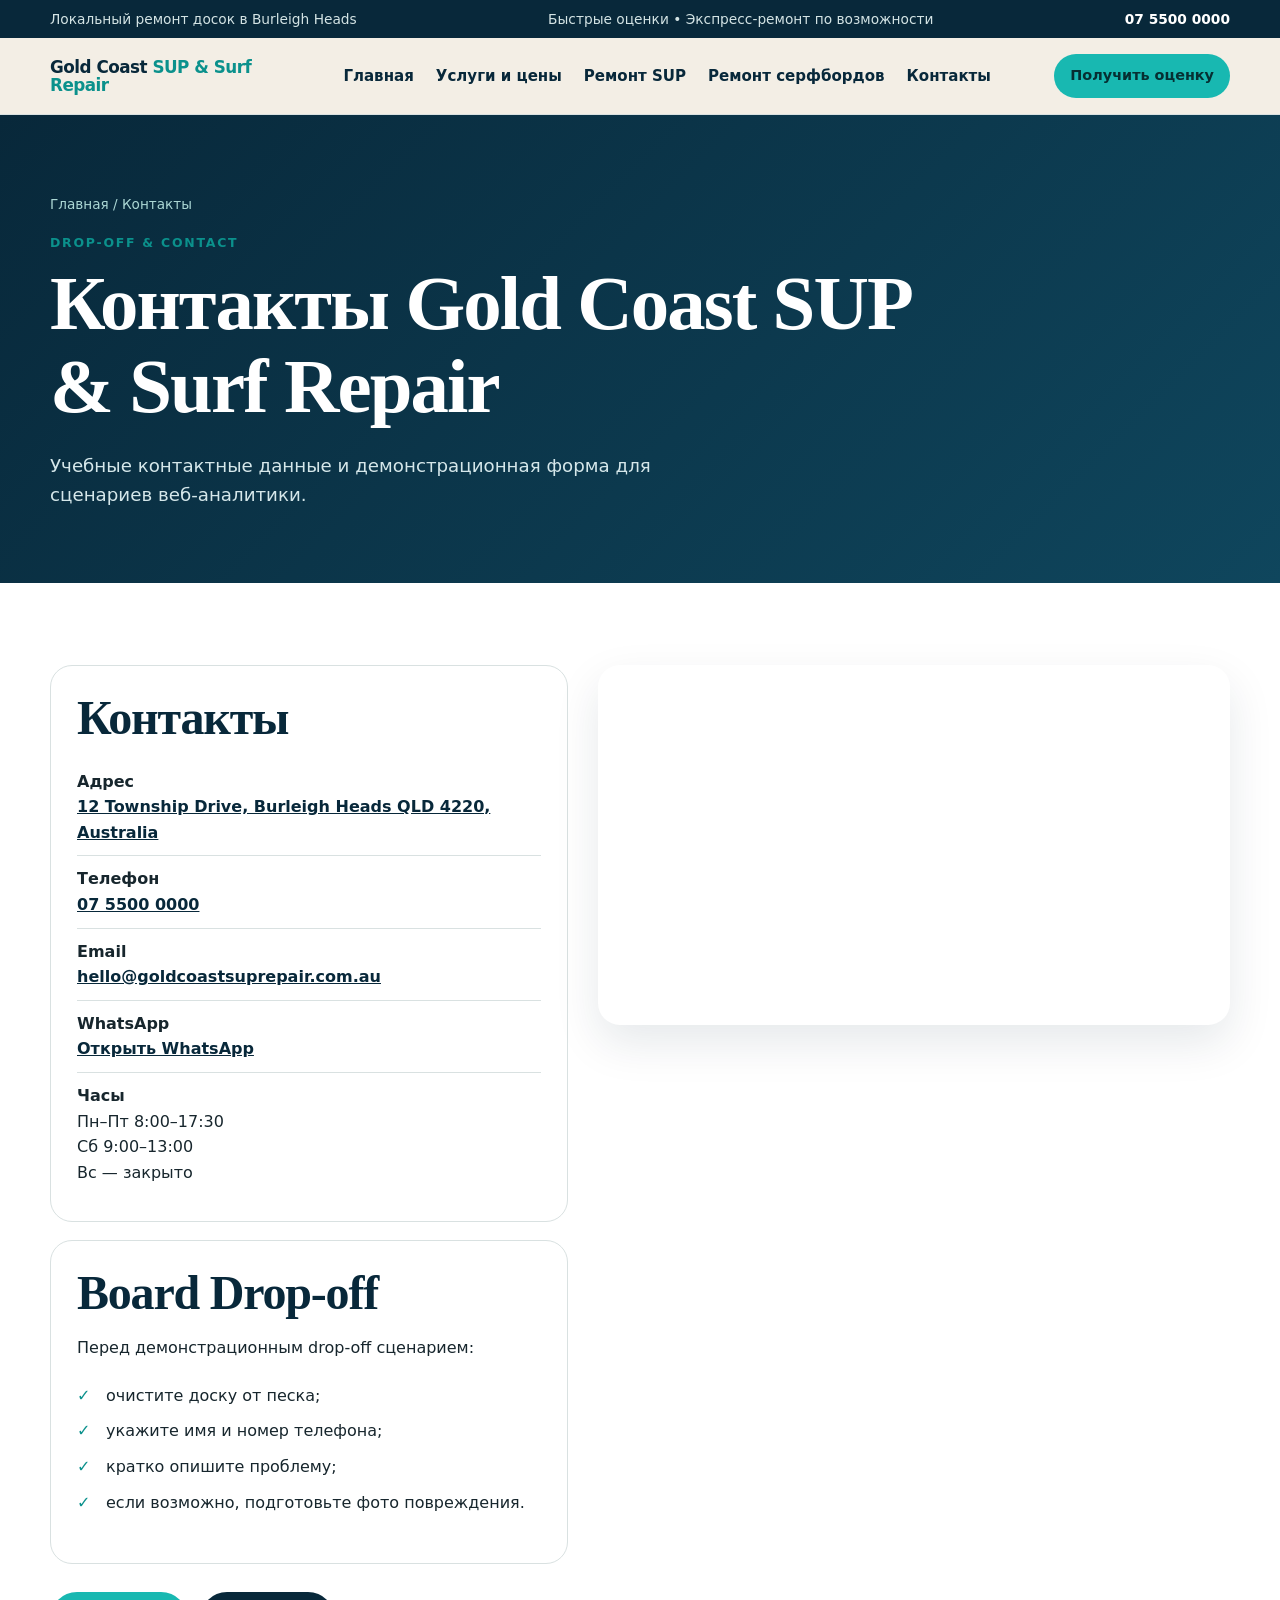
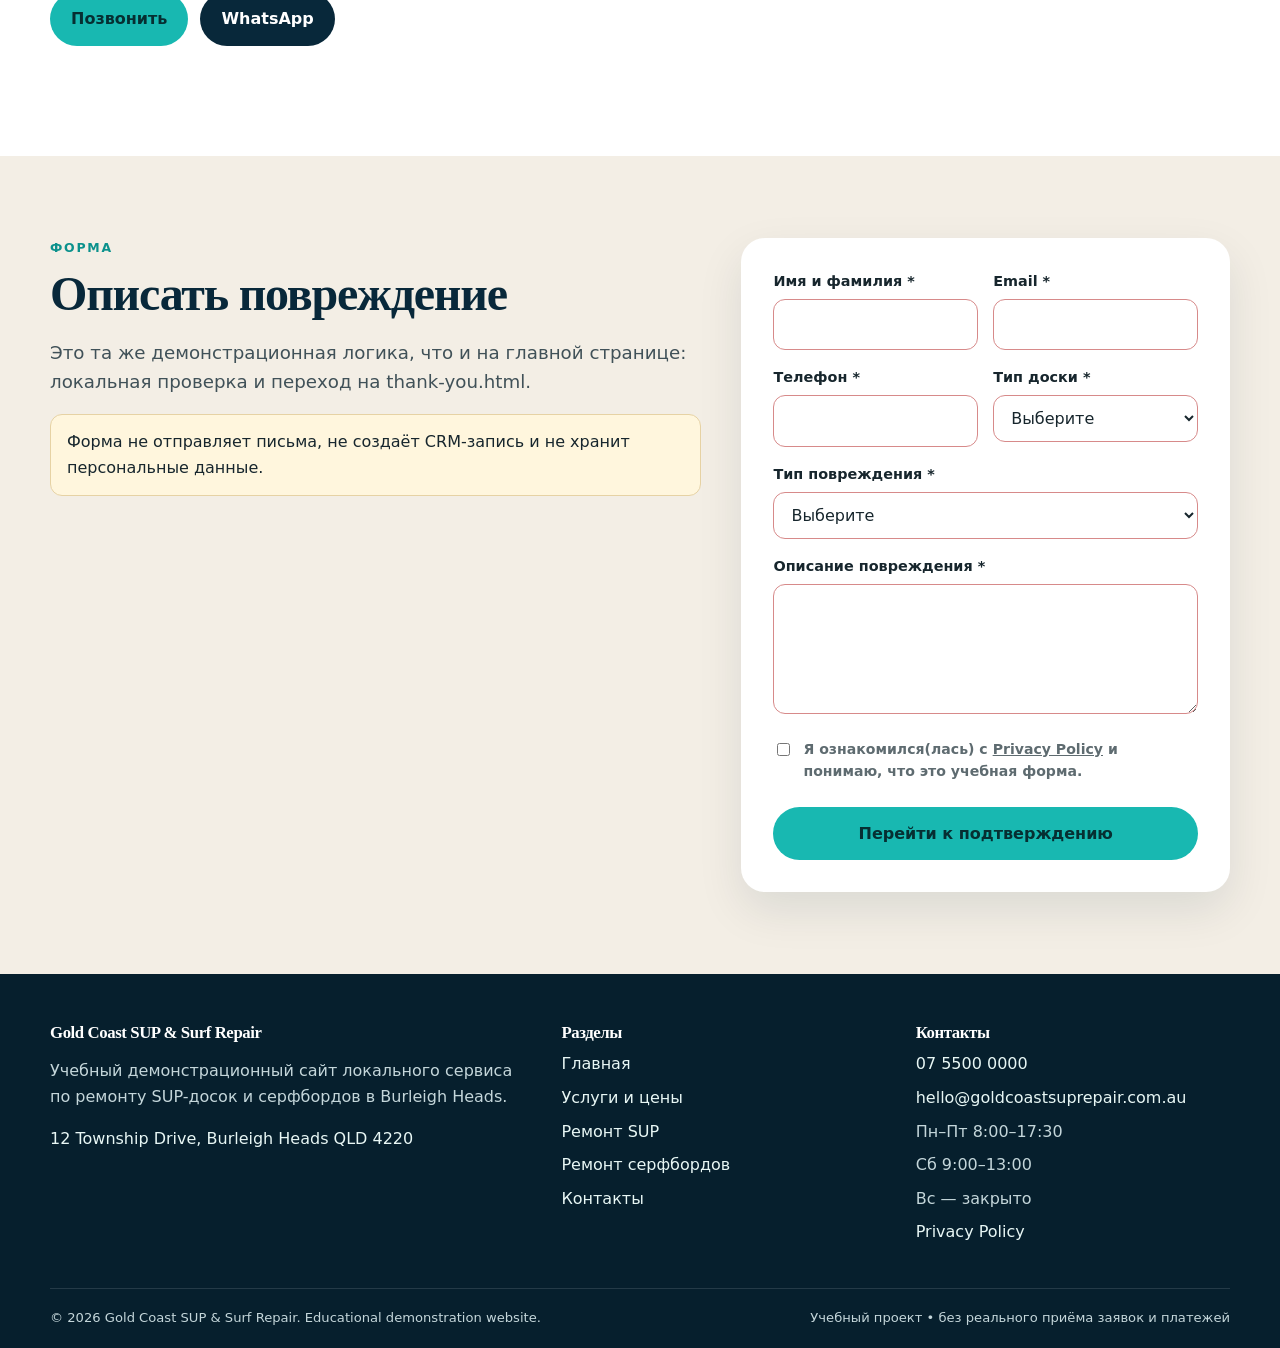
<file: contacts.html>
<!doctype html>
<html lang="ru">
<head>
<!-- Yandex.Metrika counter -->
<script type="text/javascript">
    (function(m,e,t,r,i,k,a){
        m[i]=m[i]||function(){(m[i].a=m[i].a||[]).push(arguments)};
        m[i].l=1*new Date();
        for (var j = 0; j < document.scripts.length; j++) {if (document.scripts[j].src === r) { return; }}
        k=e.createElement(t),a=e.getElementsByTagName(t)[0],k.async=1,k.src=r,a.parentNode.insertBefore(k,a)
    })(window, document,'script','https://mc.yandex.ru/metrika/tag.js?id=113469178', 'ym');

    ym(113469178, 'init', {ssr:true, webvisor:true, clickmap:true, ecommerce:"dataLayer", referrer: document.referrer, url: location.href, accurateTrackBounce:true, trackLinks:true});
</script>
  <meta charset="utf-8">
  <meta name="viewport" content="width=device-width, initial-scale=1">
  <title>Контакты и drop-off | Gold Coast SUP Repair</title>
  <meta name="description" content="Контакты учебного сервиса в Burleigh Heads: адрес, телефон, часы, карта, WhatsApp и демонстрационная форма оценки ремонта.">
  <link rel="canonical" href="https://www.goldcoastsuprepair.com.au/contacts.html">
  <meta property="og:title" content="Контакты и drop-off | Gold Coast SUP Repair">
  <meta property="og:description" content="Контакты учебного сервиса в Burleigh Heads: адрес, телефон, часы, карта, WhatsApp и демонстрационная форма оценки ремонта.">
  <meta property="og:type" content="website">
  <meta property="og:url" content="https://www.goldcoastsuprepair.com.au/contacts.html">
  <meta property="og:image" content="https://images.unsplash.com/photo-1502680390469-be75c86b636f?auto=format&fit=crop&w=1600&q=80">
  <link rel="stylesheet" href="styles.css">
  <!-- Paste Yandex Metrica and Google Analytics 4 scripts here -->
  
</head>
<body>
<noscript><div><img src="https://mc.yandex.ru/watch/113469178" style="position:absolute; left:-9999px;" alt="" /></div></noscript>
<!-- /Yandex.Metrika counter -->

<a class="skip-link" href="#main-content">Перейти к содержимому</a>
<div class="topbar">
  <div class="container topbar-inner">
    <span>Локальный ремонт досок в Burleigh Heads</span>
    <span>Быстрые оценки • Экспресс-ремонт по возможности</span>
    <a href="tel:+61755000000" data-event="phone_click">07 5500 0000</a>
  </div>
</div>
<header class="site-header">
  <div class="container nav-wrap">
    <a class="logo" href="index.html" aria-label="Gold Coast SUP & Surf Repair — главная">Gold Coast <span>SUP & Surf Repair</span></a>
    <button class="nav-toggle" type="button" aria-expanded="false" aria-controls="site-navigation" data-nav-toggle>
      <span aria-hidden="true">☰</span><span class="sr-only">Открыть меню</span>
    </button>
    <nav id="site-navigation" aria-label="Основная навигация">
      <ul class="nav-menu" data-nav-menu>
        <li><a href="index.html">Главная</a></li>
        <li><a href="services.html">Услуги и цены</a></li>
        <li><a href="sup-repair.html">Ремонт SUP</a></li>
        <li><a href="surf-ding-repair.html">Ремонт серфбордов</a></li>
        <li><a href="contacts.html">Контакты</a></li>
      </ul>
    </nav>
    <a class="btn btn-primary btn-small header-cta" href="index.html#estimate-form" data-event="estimate_cta_click">Получить оценку</a>
  </div>
</header>

<main id="main-content">

<section class="page-hero"><div class="container"><p class="breadcrumbs">Главная / Контакты</p><p class="eyebrow">Drop-off & Contact</p><h1>Контакты Gold Coast SUP & Surf Repair</h1><p class="lead">Учебные контактные данные и демонстрационная форма для сценариев веб-аналитики.</p></div></section>
<section class="section section-white"><div class="container contact-grid">
  <div>
    <div class="contact-card">
      <h2>Контакты</h2>
      <ul class="contact-list">
        <li><strong>Адрес</strong><br><a href="https://www.google.com/maps/search/?api=1&query=Burleigh+Heads+QLD" target="_blank" rel="noopener" data-event="location_click">12 Township Drive, Burleigh Heads QLD 4220, Australia</a></li>
        <li><strong>Телефон</strong><br><a href="tel:+61755000000" data-event="phone_click">07 5500 0000</a></li>
        <li><strong>Email</strong><br><a href="mailto:hello@goldcoastsuprepair.com.au">hello@goldcoastsuprepair.com.au</a></li>
        <li><strong>WhatsApp</strong><br><a href="https://wa.me/61755000000" target="_blank" rel="noopener">Открыть WhatsApp</a></li>
        <li><strong>Часы</strong><br>Пн–Пт 8:00–17:30<br>Сб 9:00–13:00<br>Вс — закрыто</li>
      </ul>
    </div>
    <div class="contact-card" style="margin-top:18px"><h2>Board Drop-off</h2><p>Перед демонстрационным drop-off сценарием:</p><ul class="list-check"><li>очистите доску от песка;</li><li>укажите имя и номер телефона;</li><li>кратко опишите проблему;</li><li>если возможно, подготовьте фото повреждения.</li></ul></div>
    <div class="hero-actions"><a class="btn btn-primary" href="tel:+61755000000" data-event="phone_click">Позвонить</a><a class="btn btn-dark" href="https://wa.me/61755000000" target="_blank" rel="noopener">WhatsApp</a></div>
  </div>
  <div><iframe class="map" title="Карта Burleigh Heads, Queensland" src="https://www.google.com/maps?q=Burleigh+Heads+QLD&output=embed" loading="lazy" referrerpolicy="no-referrer-when-downgrade"></iframe></div>
</div></section>
<section class="section" id="contact-form"><div class="container form-grid"><div><p class="eyebrow">Форма</p><h2>Описать повреждение</h2><p class="lead">Это та же демонстрационная логика, что и на главной странице: локальная проверка и переход на thank-you.html.</p><div class="notice">Форма не отправляет письма, не создаёт CRM-запись и не хранит персональные данные.</div></div><div class="form-card"><form id="estimate-form" novalidate><div id="form-error-summary" class="error-summary" role="alert"></div><div class="form-row"><div class="field"><label for="full-name">Имя и фамилия *</label><input id="full-name" type="text" required></div><div class="field"><label for="email">Email *</label><input id="email" type="email" required></div></div><div class="form-row"><div class="field"><label for="phone">Телефон *</label><input id="phone" type="tel" required></div><div class="field"><label for="board-type">Тип доски *</label><select id="board-type" required><option value="">Выберите</option><option>Надувной SUP</option><option>Жёсткий SUP</option><option>Серфборд</option><option>Другое</option></select></div></div><div class="field"><label for="damage-type">Тип повреждения *</label><select id="damage-type" required><option value="">Выберите</option><option>Утечка</option><option>Трещина</option><option>Ding / скол</option><option>Fin box</option><option>Rail / рейл</option><option>Клапан</option><option>Другое</option></select></div><div class="field"><label for="description">Описание повреждения *</label><textarea id="description" required></textarea></div><label class="checkbox" for="privacy-consent"><input id="privacy-consent" type="checkbox" required><span>Я ознакомился(лась) с <a href="privacy.html">Privacy Policy</a> и понимаю, что это учебная форма.</span></label><button id="submit-repair-btn" class="btn btn-primary" type="submit" style="width:100%;margin-top:18px">Перейти к подтверждению</button></form></div></div></section>

</main>

<footer class="footer">
  <div class="container">
    <div class="footer-grid">
      <div>
        <h3>Gold Coast SUP & Surf Repair</h3>
        <p>Учебный демонстрационный сайт локального сервиса по ремонту SUP-досок и серфбордов в Burleigh Heads.</p>
        <a href="contacts.html">12 Township Drive, Burleigh Heads QLD 4220</a>
      </div>
      <div>
        <h3>Разделы</h3>
        <ul>
          <li><a href="index.html">Главная</a></li>
          <li><a href="services.html">Услуги и цены</a></li>
          <li><a href="sup-repair.html">Ремонт SUP</a></li>
          <li><a href="surf-ding-repair.html">Ремонт серфбордов</a></li>
          <li><a href="contacts.html">Контакты</a></li>
        </ul>
      </div>
      <div>
        <h3>Контакты</h3>
        <ul>
          <li><a href="tel:+61755000000" data-event="phone_click">07 5500 0000</a></li>
          <li><a href="mailto:hello@goldcoastsuprepair.com.au">hello@goldcoastsuprepair.com.au</a></li>
          <li>Пн–Пт 8:00–17:30</li>
          <li>Сб 9:00–13:00</li>
          <li>Вс — закрыто</li>
          <li><a href="privacy.html">Privacy Policy</a></li>
        </ul>
      </div>
    </div>
    <div class="footer-bottom">
      <span>© 2026 Gold Coast SUP & Surf Repair. Educational demonstration website.</span>
      <span>Учебный проект • без реального приёма заявок и платежей</span>
    </div>
  </div>
</footer>

<script src="script.js" defer></script>
</body>
</html>
</file>
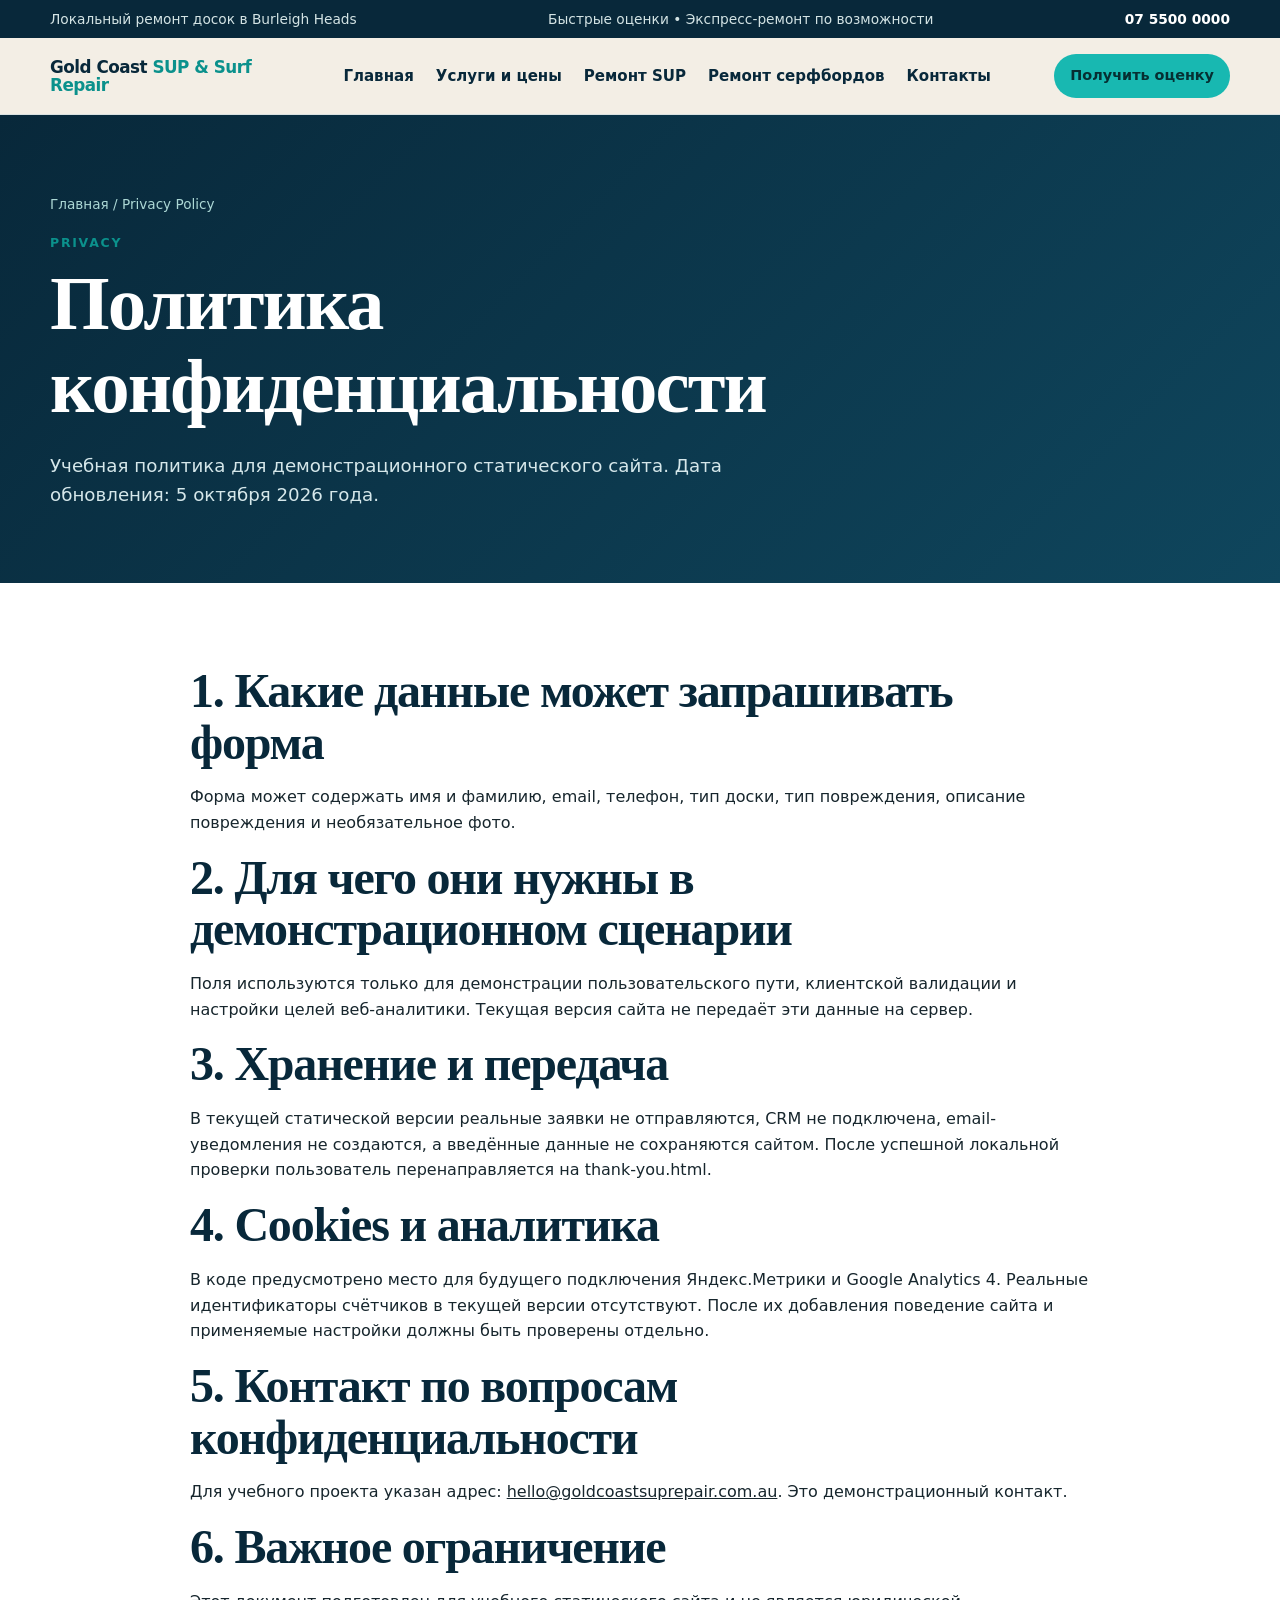
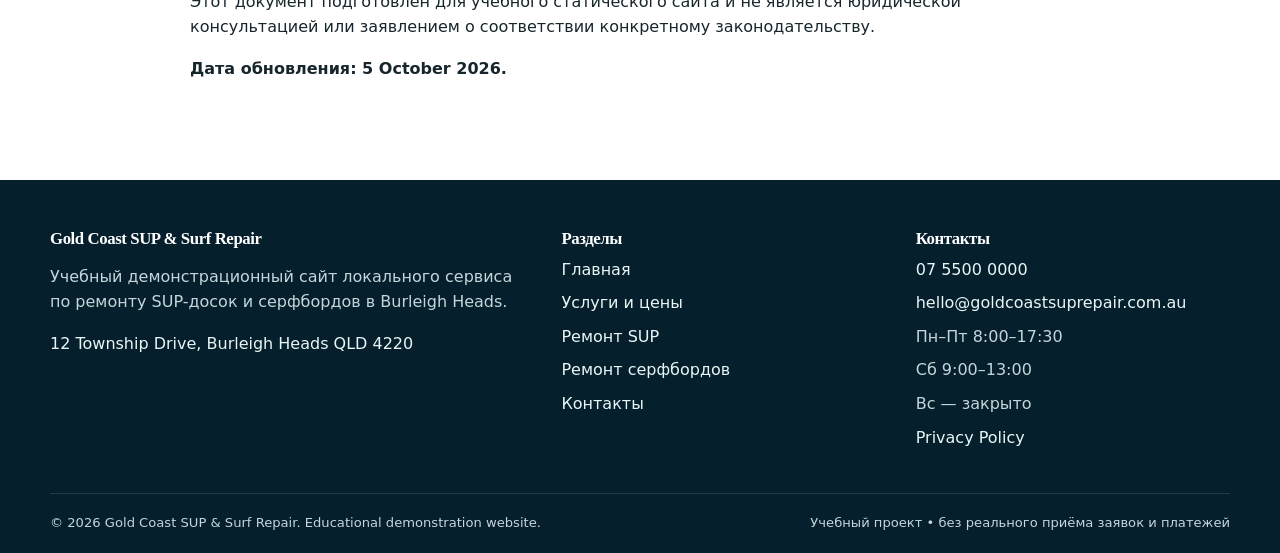
<file: privacy.html>
<!doctype html>
<html lang="ru">
<head>
<!-- Yandex.Metrika counter -->
<script type="text/javascript">
    (function(m,e,t,r,i,k,a){
        m[i]=m[i]||function(){(m[i].a=m[i].a||[]).push(arguments)};
        m[i].l=1*new Date();
        for (var j = 0; j < document.scripts.length; j++) {if (document.scripts[j].src === r) { return; }}
        k=e.createElement(t),a=e.getElementsByTagName(t)[0],k.async=1,k.src=r,a.parentNode.insertBefore(k,a)
    })(window, document,'script','https://mc.yandex.ru/metrika/tag.js?id=113469178', 'ym');

    ym(113469178, 'init', {ssr:true, webvisor:true, clickmap:true, ecommerce:"dataLayer", referrer: document.referrer, url: location.href, accurateTrackBounce:true, trackLinks:true});
</script>
  <meta charset="utf-8">
  <meta name="viewport" content="width=device-width, initial-scale=1">
  <title>Privacy Policy | Gold Coast SUP & Surf Repair</title>
  <meta name="description" content="Учебная политика конфиденциальности: демонстрационные формы, отсутствие реального хранения заявок и placeholder для аналитики.">
  <link rel="canonical" href="https://www.goldcoastsuprepair.com.au/privacy.html">
  <meta property="og:title" content="Privacy Policy | Gold Coast SUP & Surf Repair">
  <meta property="og:description" content="Учебная политика конфиденциальности: демонстрационные формы, отсутствие реального хранения заявок и placeholder для аналитики.">
  <meta property="og:type" content="website">
  <meta property="og:url" content="https://www.goldcoastsuprepair.com.au/privacy.html">
  <meta property="og:image" content="https://images.unsplash.com/photo-1502680390469-be75c86b636f?auto=format&fit=crop&w=1600&q=80">
  <link rel="stylesheet" href="styles.css">
  <!-- Paste Yandex Metrica and Google Analytics 4 scripts here -->
  
</head>
<body>
<noscript><div><img src="https://mc.yandex.ru/watch/113469178" style="position:absolute; left:-9999px;" alt="" /></div></noscript>
<!-- /Yandex.Metrika counter -->

<a class="skip-link" href="#main-content">Перейти к содержимому</a>
<div class="topbar">
  <div class="container topbar-inner">
    <span>Локальный ремонт досок в Burleigh Heads</span>
    <span>Быстрые оценки • Экспресс-ремонт по возможности</span>
    <a href="tel:+61755000000" data-event="phone_click">07 5500 0000</a>
  </div>
</div>
<header class="site-header">
  <div class="container nav-wrap">
    <a class="logo" href="index.html" aria-label="Gold Coast SUP & Surf Repair — главная">Gold Coast <span>SUP & Surf Repair</span></a>
    <button class="nav-toggle" type="button" aria-expanded="false" aria-controls="site-navigation" data-nav-toggle>
      <span aria-hidden="true">☰</span><span class="sr-only">Открыть меню</span>
    </button>
    <nav id="site-navigation" aria-label="Основная навигация">
      <ul class="nav-menu" data-nav-menu>
        <li><a href="index.html">Главная</a></li>
        <li><a href="services.html">Услуги и цены</a></li>
        <li><a href="sup-repair.html">Ремонт SUP</a></li>
        <li><a href="surf-ding-repair.html">Ремонт серфбордов</a></li>
        <li><a href="contacts.html">Контакты</a></li>
      </ul>
    </nav>
    <a class="btn btn-primary btn-small header-cta" href="index.html#estimate-form" data-event="estimate_cta_click">Получить оценку</a>
  </div>
</header>

<main id="main-content">

<section class="page-hero"><div class="container"><p class="breadcrumbs">Главная / Privacy Policy</p><p class="eyebrow">Privacy</p><h1>Политика конфиденциальности</h1><p class="lead">Учебная политика для демонстрационного статического сайта. Дата обновления: 5 октября 2026 года.</p></div></section>
<section class="section section-white"><div class="container" style="max-width:900px">
  <h2>1. Какие данные может запрашивать форма</h2>
  <p>Форма может содержать имя и фамилию, email, телефон, тип доски, тип повреждения, описание повреждения и необязательное фото.</p>
  <h2>2. Для чего они нужны в демонстрационном сценарии</h2>
  <p>Поля используются только для демонстрации пользовательского пути, клиентской валидации и настройки целей веб-аналитики. Текущая версия сайта не передаёт эти данные на сервер.</p>
  <h2>3. Хранение и передача</h2>
  <p>В текущей статической версии реальные заявки не отправляются, CRM не подключена, email-уведомления не создаются, а введённые данные не сохраняются сайтом. После успешной локальной проверки пользователь перенаправляется на thank-you.html.</p>
  <h2>4. Cookies и аналитика</h2>
  <p>В коде предусмотрено место для будущего подключения Яндекс.Метрики и Google Analytics 4. Реальные идентификаторы счётчиков в текущей версии отсутствуют. После их добавления поведение сайта и применяемые настройки должны быть проверены отдельно.</p>
  <h2>5. Контакт по вопросам конфиденциальности</h2>
  <p>Для учебного проекта указан адрес: <a href="mailto:hello@goldcoastsuprepair.com.au">hello@goldcoastsuprepair.com.au</a>. Это демонстрационный контакт.</p>
  <h2>6. Важное ограничение</h2>
  <p>Этот документ подготовлен для учебного статического сайта и не является юридической консультацией или заявлением о соответствии конкретному законодательству.</p>
  <p><strong>Дата обновления: 5 October 2026.</strong></p>
</div></section>

</main>

<footer class="footer">
  <div class="container">
    <div class="footer-grid">
      <div>
        <h3>Gold Coast SUP & Surf Repair</h3>
        <p>Учебный демонстрационный сайт локального сервиса по ремонту SUP-досок и серфбордов в Burleigh Heads.</p>
        <a href="contacts.html">12 Township Drive, Burleigh Heads QLD 4220</a>
      </div>
      <div>
        <h3>Разделы</h3>
        <ul>
          <li><a href="index.html">Главная</a></li>
          <li><a href="services.html">Услуги и цены</a></li>
          <li><a href="sup-repair.html">Ремонт SUP</a></li>
          <li><a href="surf-ding-repair.html">Ремонт серфбордов</a></li>
          <li><a href="contacts.html">Контакты</a></li>
        </ul>
      </div>
      <div>
        <h3>Контакты</h3>
        <ul>
          <li><a href="tel:+61755000000" data-event="phone_click">07 5500 0000</a></li>
          <li><a href="mailto:hello@goldcoastsuprepair.com.au">hello@goldcoastsuprepair.com.au</a></li>
          <li>Пн–Пт 8:00–17:30</li>
          <li>Сб 9:00–13:00</li>
          <li>Вс — закрыто</li>
          <li><a href="privacy.html">Privacy Policy</a></li>
        </ul>
      </div>
    </div>
    <div class="footer-bottom">
      <span>© 2026 Gold Coast SUP & Surf Repair. Educational demonstration website.</span>
      <span>Учебный проект • без реального приёма заявок и платежей</span>
    </div>
  </div>
</footer>

<script src="script.js" defer></script>
</body>
</html>
</file>
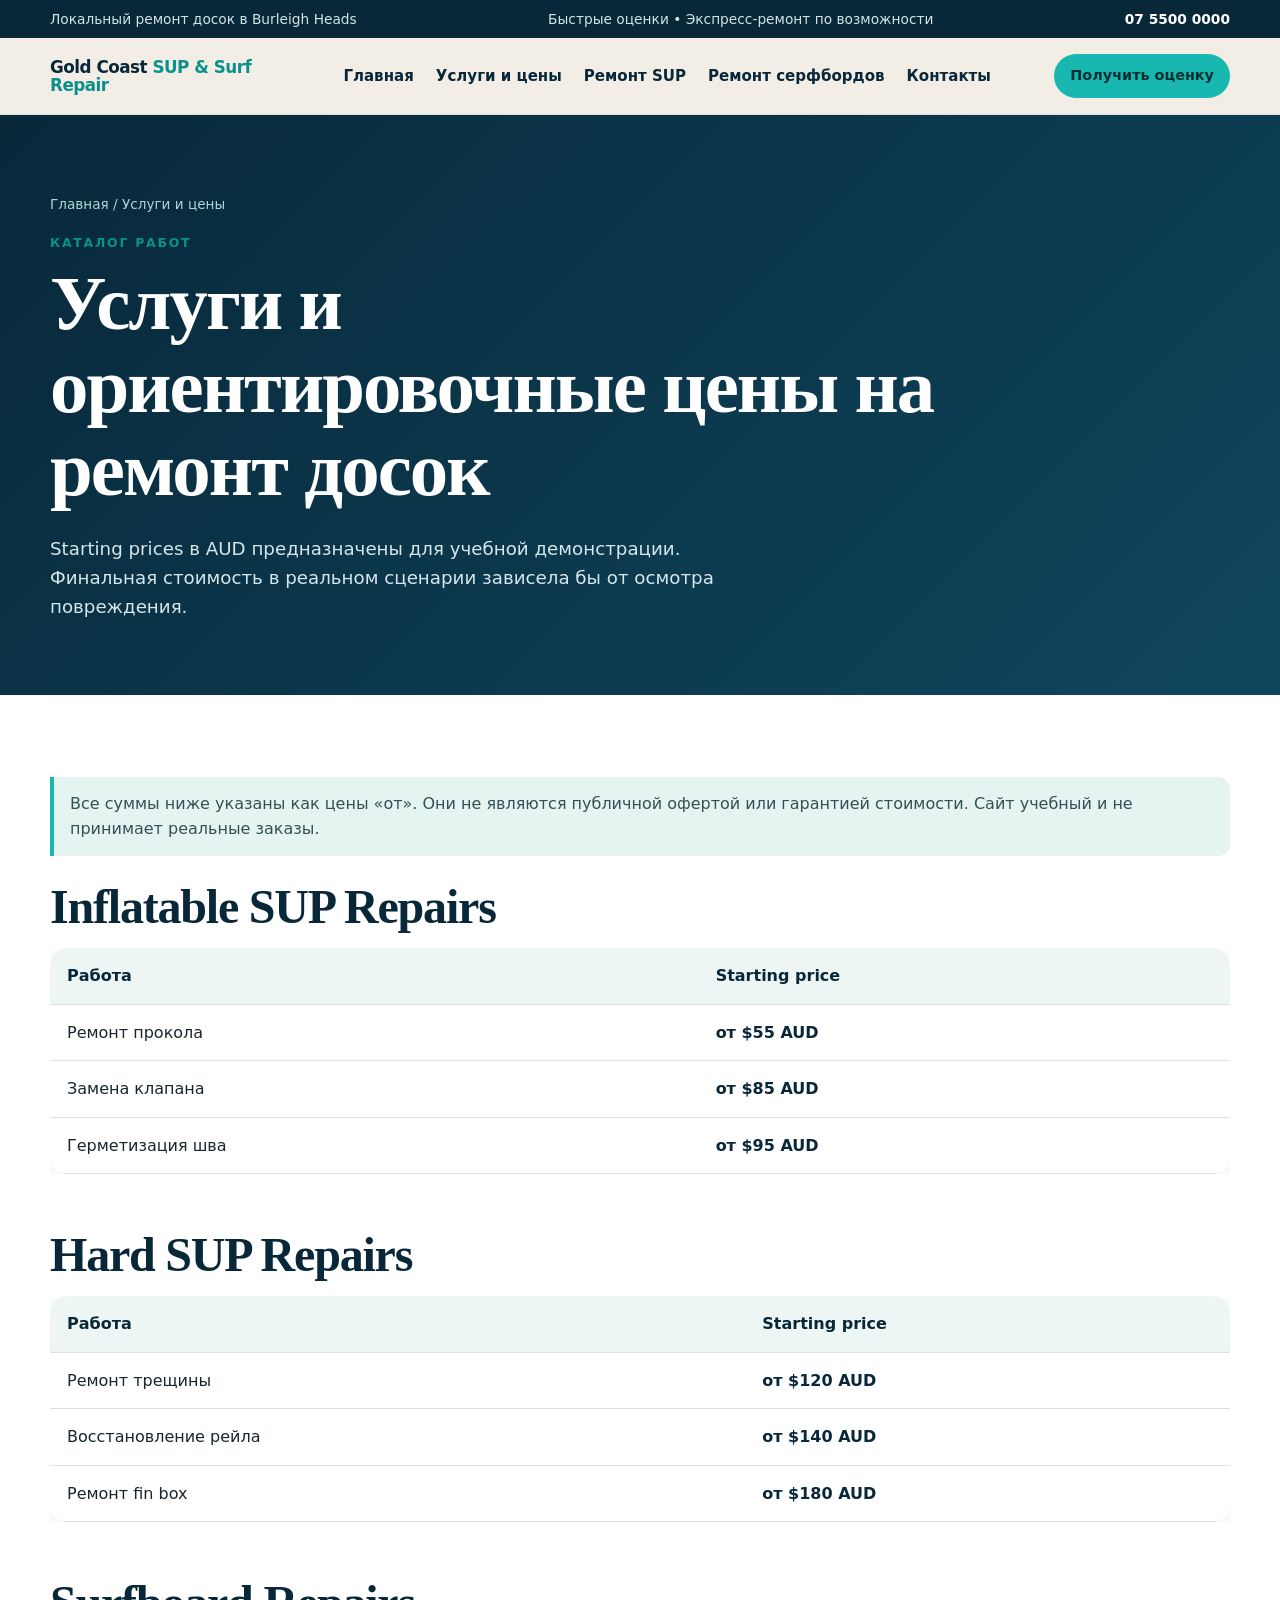
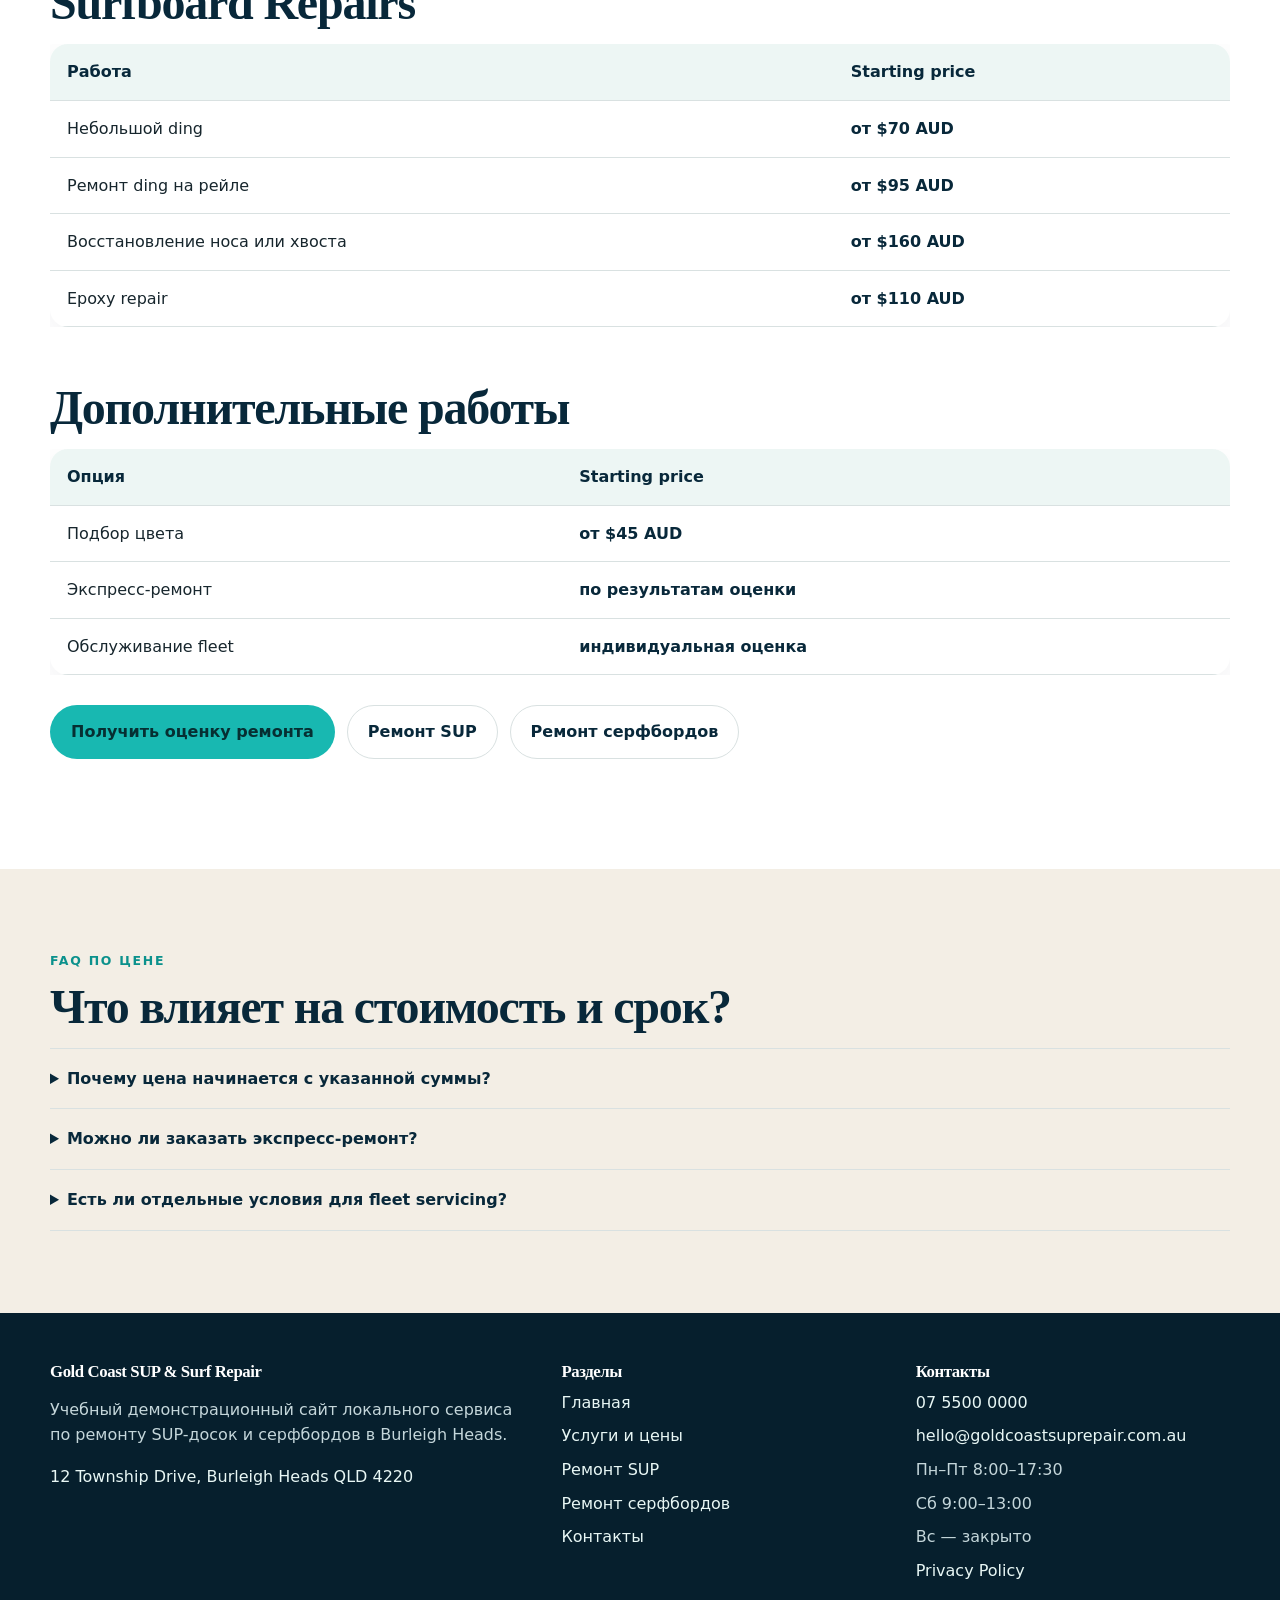
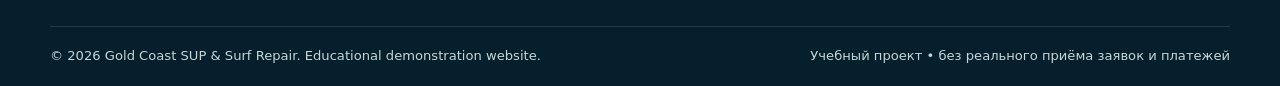
<file: services.html>
<!doctype html>
<html lang="ru">
<head>
<!-- Yandex.Metrika counter -->
<script type="text/javascript">
    (function(m,e,t,r,i,k,a){
        m[i]=m[i]||function(){(m[i].a=m[i].a||[]).push(arguments)};
        m[i].l=1*new Date();
        for (var j = 0; j < document.scripts.length; j++) {if (document.scripts[j].src === r) { return; }}
        k=e.createElement(t),a=e.getElementsByTagName(t)[0],k.async=1,k.src=r,a.parentNode.insertBefore(k,a)
    })(window, document,'script','https://mc.yandex.ru/metrika/tag.js?id=113469178', 'ym');

    ym(113469178, 'init', {ssr:true, webvisor:true, clickmap:true, ecommerce:"dataLayer", referrer: document.referrer, url: location.href, accurateTrackBounce:true, trackLinks:true});
</script>
  <meta charset="utf-8">
  <meta name="viewport" content="width=device-width, initial-scale=1">
  <title>Услуги и цены ремонта SUP и серфбордов</title>
  <meta name="description" content="Каталог ремонта SUP и серфбордов в AUD: проколы, клапаны, трещины, ding, рейлы и fin box. Указаны учебные цены от.">
  <link rel="canonical" href="https://www.goldcoastsuprepair.com.au/services.html">
  <meta property="og:title" content="Услуги и цены ремонта SUP и серфбордов">
  <meta property="og:description" content="Каталог ремонта SUP и серфбордов в AUD: проколы, клапаны, трещины, ding, рейлы и fin box. Указаны учебные цены от.">
  <meta property="og:type" content="website">
  <meta property="og:url" content="https://www.goldcoastsuprepair.com.au/services.html">
  <meta property="og:image" content="https://images.unsplash.com/photo-1502680390469-be75c86b636f?auto=format&fit=crop&w=1600&q=80">
  <link rel="stylesheet" href="styles.css">
  <!-- Paste Yandex Metrica and Google Analytics 4 scripts here -->
  
</head>
<body>
<noscript><div><img src="https://mc.yandex.ru/watch/113469178" style="position:absolute; left:-9999px;" alt="" /></div></noscript>
<!-- /Yandex.Metrika counter -->

<a class="skip-link" href="#main-content">Перейти к содержимому</a>
<div class="topbar">
  <div class="container topbar-inner">
    <span>Локальный ремонт досок в Burleigh Heads</span>
    <span>Быстрые оценки • Экспресс-ремонт по возможности</span>
    <a href="tel:+61755000000" data-event="phone_click">07 5500 0000</a>
  </div>
</div>
<header class="site-header">
  <div class="container nav-wrap">
    <a class="logo" href="index.html" aria-label="Gold Coast SUP & Surf Repair — главная">Gold Coast <span>SUP & Surf Repair</span></a>
    <button class="nav-toggle" type="button" aria-expanded="false" aria-controls="site-navigation" data-nav-toggle>
      <span aria-hidden="true">☰</span><span class="sr-only">Открыть меню</span>
    </button>
    <nav id="site-navigation" aria-label="Основная навигация">
      <ul class="nav-menu" data-nav-menu>
        <li><a href="index.html">Главная</a></li>
        <li><a href="services.html">Услуги и цены</a></li>
        <li><a href="sup-repair.html">Ремонт SUP</a></li>
        <li><a href="surf-ding-repair.html">Ремонт серфбордов</a></li>
        <li><a href="contacts.html">Контакты</a></li>
      </ul>
    </nav>
    <a class="btn btn-primary btn-small header-cta" href="index.html#estimate-form" data-event="estimate_cta_click">Получить оценку</a>
  </div>
</header>

<main id="main-content">

<section class="page-hero"><div class="container"><p class="breadcrumbs">Главная / Услуги и цены</p><p class="eyebrow">Каталог работ</p><h1>Услуги и ориентировочные цены на ремонт досок</h1><p class="lead">Starting prices в AUD предназначены для учебной демонстрации. Финальная стоимость в реальном сценарии зависела бы от осмотра повреждения.</p></div></section>
<section class="section section-white">
<div class="container">
  <div class="disclaimer">Все суммы ниже указаны как цены «от». Они не являются публичной офертой или гарантией стоимости. Сайт учебный и не принимает реальные заказы.</div>
  <div style="height:25px"></div>
  <h2>Inflatable SUP Repairs</h2>
  <div style="overflow:auto"><table class="price-table"><thead><tr><th>Работа</th><th>Starting price</th></tr></thead><tbody>
    <tr><td>Ремонт прокола</td><td class="price">от $55 AUD</td></tr><tr><td>Замена клапана</td><td class="price">от $85 AUD</td></tr><tr><td>Герметизация шва</td><td class="price">от $95 AUD</td></tr>
  </tbody></table></div>
  <h2 style="margin-top:55px">Hard SUP Repairs</h2>
  <div style="overflow:auto"><table class="price-table"><thead><tr><th>Работа</th><th>Starting price</th></tr></thead><tbody>
    <tr><td>Ремонт трещины</td><td class="price">от $120 AUD</td></tr><tr><td>Восстановление рейла</td><td class="price">от $140 AUD</td></tr><tr><td>Ремонт fin box</td><td class="price">от $180 AUD</td></tr>
  </tbody></table></div>
  <h2 style="margin-top:55px">Surfboard Repairs</h2>
  <div style="overflow:auto"><table class="price-table"><thead><tr><th>Работа</th><th>Starting price</th></tr></thead><tbody>
    <tr><td>Небольшой ding</td><td class="price">от $70 AUD</td></tr><tr><td>Ремонт ding на рейле</td><td class="price">от $95 AUD</td></tr><tr><td>Восстановление носа или хвоста</td><td class="price">от $160 AUD</td></tr><tr><td>Epoxy repair</td><td class="price">от $110 AUD</td></tr>
  </tbody></table></div>
  <h2 style="margin-top:55px">Дополнительные работы</h2>
  <div style="overflow:auto"><table class="price-table"><thead><tr><th>Опция</th><th>Starting price</th></tr></thead><tbody>
    <tr><td>Подбор цвета</td><td class="price">от $45 AUD</td></tr><tr><td>Экспресс-ремонт</td><td class="price">по результатам оценки</td></tr><tr><td>Обслуживание fleet</td><td class="price">индивидуальная оценка</td></tr>
  </tbody></table></div>
  <div class="hero-actions" style="margin-top:30px"><a class="btn btn-primary" href="index.html#estimate-form" data-event="estimate_cta_click">Получить оценку ремонта</a><a class="btn btn-light" href="sup-repair.html">Ремонт SUP</a><a class="btn btn-light" href="surf-ding-repair.html">Ремонт серфбордов</a></div>
</div></section>
<section class="section"><div class="container"><p class="eyebrow">FAQ по цене</p><h2>Что влияет на стоимость и срок?</h2>
<details><summary>Почему цена начинается с указанной суммы?</summary><p>Цена «от» позволяет показать типовой ориентир без обещания одинаковой стоимости для всех повреждений.</p></details>
<details><summary>Можно ли заказать экспресс-ремонт?</summary><p>В концепции сайта предусмотрена опция 24–48 часов для подходящих случаев. Реальная возможность зависит от характера работы и загрузки.</p></details>
<details><summary>Есть ли отдельные условия для fleet servicing?</summary><p>Да, для нескольких досок предусмотрен индивидуальный расчёт после оценки объёма работ.</p></details>
</div></section>

</main>

<footer class="footer">
  <div class="container">
    <div class="footer-grid">
      <div>
        <h3>Gold Coast SUP & Surf Repair</h3>
        <p>Учебный демонстрационный сайт локального сервиса по ремонту SUP-досок и серфбордов в Burleigh Heads.</p>
        <a href="contacts.html">12 Township Drive, Burleigh Heads QLD 4220</a>
      </div>
      <div>
        <h3>Разделы</h3>
        <ul>
          <li><a href="index.html">Главная</a></li>
          <li><a href="services.html">Услуги и цены</a></li>
          <li><a href="sup-repair.html">Ремонт SUP</a></li>
          <li><a href="surf-ding-repair.html">Ремонт серфбордов</a></li>
          <li><a href="contacts.html">Контакты</a></li>
        </ul>
      </div>
      <div>
        <h3>Контакты</h3>
        <ul>
          <li><a href="tel:+61755000000" data-event="phone_click">07 5500 0000</a></li>
          <li><a href="mailto:hello@goldcoastsuprepair.com.au">hello@goldcoastsuprepair.com.au</a></li>
          <li>Пн–Пт 8:00–17:30</li>
          <li>Сб 9:00–13:00</li>
          <li>Вс — закрыто</li>
          <li><a href="privacy.html">Privacy Policy</a></li>
        </ul>
      </div>
    </div>
    <div class="footer-bottom">
      <span>© 2026 Gold Coast SUP & Surf Repair. Educational demonstration website.</span>
      <span>Учебный проект • без реального приёма заявок и платежей</span>
    </div>
  </div>
</footer>

<script src="script.js" defer></script>
</body>
</html>
</file>
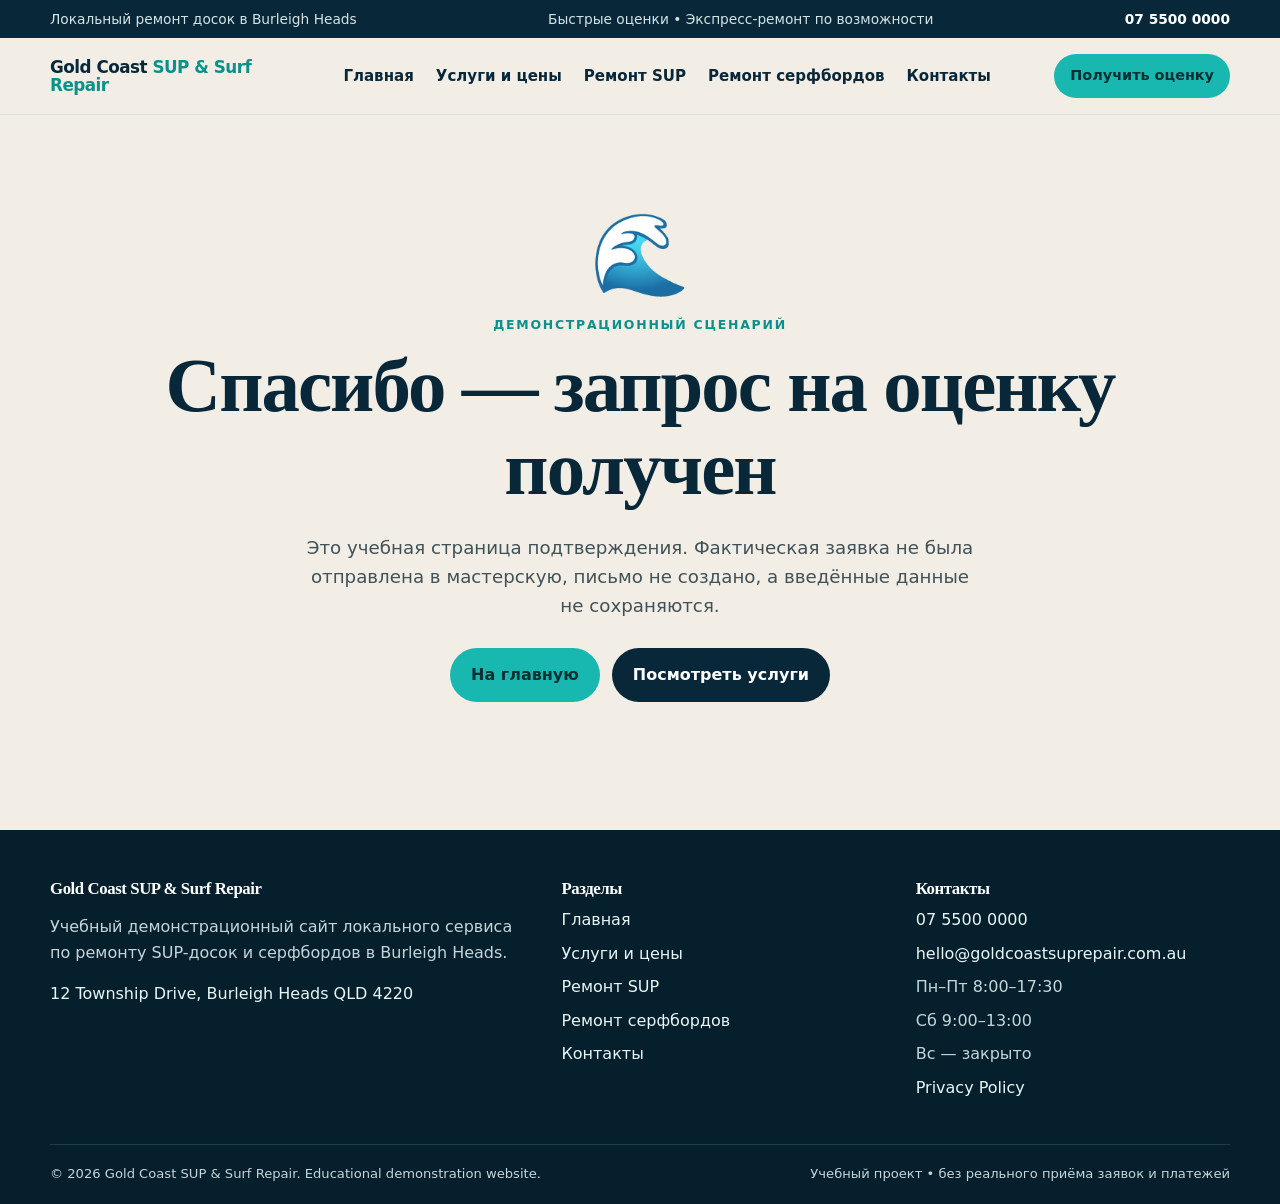
<file: thank-you.html>
<!doctype html>
<html lang="ru">
<head>
<!-- Yandex.Metrika counter -->
<script type="text/javascript">
    (function(m,e,t,r,i,k,a){
        m[i]=m[i]||function(){(m[i].a=m[i].a||[]).push(arguments)};
        m[i].l=1*new Date();
        for (var j = 0; j < document.scripts.length; j++) {if (document.scripts[j].src === r) { return; }}
        k=e.createElement(t),a=e.getElementsByTagName(t)[0],k.async=1,k.src=r,a.parentNode.insertBefore(k,a)
    })(window, document,'script','https://mc.yandex.ru/metrika/tag.js?id=113469178', 'ym');

    ym(113469178, 'init', {ssr:true, webvisor:true, clickmap:true, ecommerce:"dataLayer", referrer: document.referrer, url: location.href, accurateTrackBounce:true, trackLinks:true});
</script>
  <meta charset="utf-8">
  <meta name="viewport" content="width=device-width, initial-scale=1">
  <title>Спасибо за запрос | Gold Coast SUP & Surf Repair</title>
  <meta name="description" content="Демонстрационная страница подтверждения формы Gold Coast SUP & Surf Repair. Реальная заявка не отправляется и не сохраняется.">
  <link rel="canonical" href="https://www.goldcoastsuprepair.com.au/thank-you.html">
  <meta property="og:title" content="Спасибо за запрос | Gold Coast SUP & Surf Repair">
  <meta property="og:description" content="Демонстрационная страница подтверждения формы Gold Coast SUP & Surf Repair. Реальная заявка не отправляется и не сохраняется.">
  <meta property="og:type" content="website">
  <meta property="og:url" content="https://www.goldcoastsuprepair.com.au/thank-you.html">
  <meta property="og:image" content="https://images.unsplash.com/photo-1502680390469-be75c86b636f?auto=format&fit=crop&w=1600&q=80">
  <link rel="stylesheet" href="styles.css">
  <!-- Paste Yandex Metrica and Google Analytics 4 scripts here -->
  
</head>
<body>
<noscript><div><img src="https://mc.yandex.ru/watch/113469178" style="position:absolute; left:-9999px;" alt="" /></div></noscript>
<!-- /Yandex.Metrika counter -->

<a class="skip-link" href="#main-content">Перейти к содержимому</a>
<div class="topbar">
  <div class="container topbar-inner">
    <span>Локальный ремонт досок в Burleigh Heads</span>
    <span>Быстрые оценки • Экспресс-ремонт по возможности</span>
    <a href="tel:+61755000000" data-event="phone_click">07 5500 0000</a>
  </div>
</div>
<header class="site-header">
  <div class="container nav-wrap">
    <a class="logo" href="index.html" aria-label="Gold Coast SUP & Surf Repair — главная">Gold Coast <span>SUP & Surf Repair</span></a>
    <button class="nav-toggle" type="button" aria-expanded="false" aria-controls="site-navigation" data-nav-toggle>
      <span aria-hidden="true">☰</span><span class="sr-only">Открыть меню</span>
    </button>
    <nav id="site-navigation" aria-label="Основная навигация">
      <ul class="nav-menu" data-nav-menu>
        <li><a href="index.html">Главная</a></li>
        <li><a href="services.html">Услуги и цены</a></li>
        <li><a href="sup-repair.html">Ремонт SUP</a></li>
        <li><a href="surf-ding-repair.html">Ремонт серфбордов</a></li>
        <li><a href="contacts.html">Контакты</a></li>
      </ul>
    </nav>
    <a class="btn btn-primary btn-small header-cta" href="index.html#estimate-form" data-event="estimate_cta_click">Получить оценку</a>
  </div>
</header>

<main id="main-content">

<section class="section not-found"><div class="container">
  <div class="wave" aria-hidden="true">🌊</div>
  <p class="eyebrow">Демонстрационный сценарий</p>
  <h1>Спасибо — запрос на оценку получен</h1>
  <p class="lead" style="margin-inline:auto">Это учебная страница подтверждения. Фактическая заявка не была отправлена в мастерскую, письмо не создано, а введённые данные не сохраняются.</p>
  <div class="hero-actions" style="justify-content:center"><a class="btn btn-primary" href="index.html">На главную</a><a class="btn btn-dark" href="services.html">Посмотреть услуги</a></div>
</div></section>

</main>

<footer class="footer">
  <div class="container">
    <div class="footer-grid">
      <div>
        <h3>Gold Coast SUP & Surf Repair</h3>
        <p>Учебный демонстрационный сайт локального сервиса по ремонту SUP-досок и серфбордов в Burleigh Heads.</p>
        <a href="contacts.html">12 Township Drive, Burleigh Heads QLD 4220</a>
      </div>
      <div>
        <h3>Разделы</h3>
        <ul>
          <li><a href="index.html">Главная</a></li>
          <li><a href="services.html">Услуги и цены</a></li>
          <li><a href="sup-repair.html">Ремонт SUP</a></li>
          <li><a href="surf-ding-repair.html">Ремонт серфбордов</a></li>
          <li><a href="contacts.html">Контакты</a></li>
        </ul>
      </div>
      <div>
        <h3>Контакты</h3>
        <ul>
          <li><a href="tel:+61755000000" data-event="phone_click">07 5500 0000</a></li>
          <li><a href="mailto:hello@goldcoastsuprepair.com.au">hello@goldcoastsuprepair.com.au</a></li>
          <li>Пн–Пт 8:00–17:30</li>
          <li>Сб 9:00–13:00</li>
          <li>Вс — закрыто</li>
          <li><a href="privacy.html">Privacy Policy</a></li>
        </ul>
      </div>
    </div>
    <div class="footer-bottom">
      <span>© 2026 Gold Coast SUP & Surf Repair. Educational demonstration website.</span>
      <span>Учебный проект • без реального приёма заявок и платежей</span>
    </div>
  </div>
</footer>

<script src="script.js" defer></script>
</body>
</html>
</file>
<file: styles.css>
:root{
  --navy:#08283a;
  --navy-2:#0d354b;
  --aqua:#18b8b1;
  --aqua-dark:#0b918c;
  --sand:#f3eee5;
  --sand-2:#e8dfd1;
  --white:#fff;
  --ink:#17262d;
  --muted:#5e6b70;
  --line:#d9e1e1;
  --success:#1d765c;
  --danger:#a83b3b;
  --shadow:0 18px 45px rgba(8,40,58,.10);
  --radius:20px;
  --max:1180px;
}
*{box-sizing:border-box}
html{scroll-behavior:smooth}
body{
  margin:0;
  color:var(--ink);
  background:var(--sand);
  font-family:Inter,ui-sans-serif,system-ui,-apple-system,BlinkMacSystemFont,"Segoe UI",sans-serif;
  line-height:1.6;
}
img{max-width:100%;display:block}
a{color:inherit}
button,input,select,textarea{font:inherit}
button{cursor:pointer}
:focus-visible{outline:3px solid var(--aqua);outline-offset:3px}
.container{width:min(var(--max),calc(100% - 40px));margin-inline:auto}
.skip-link{position:absolute;left:-9999px;top:10px;background:var(--white);padding:10px 14px;z-index:9999}
.skip-link:focus{left:10px}
.topbar{background:var(--navy);color:#eaf8f7;font-size:.86rem}
.topbar-inner{display:flex;gap:22px;align-items:center;justify-content:space-between;padding:8px 0}
.topbar span{opacity:.9}
.topbar a{font-weight:800;text-decoration:none;color:var(--white)}
.site-header{background:rgba(243,238,229,.96);border-bottom:1px solid var(--line);position:sticky;top:0;z-index:1000;backdrop-filter:blur(12px)}
.nav-wrap{display:flex;align-items:center;justify-content:space-between;min-height:76px;gap:25px}
.logo{text-decoration:none;font-weight:900;letter-spacing:-.03em;color:var(--navy);font-size:1.05rem;max-width:230px;line-height:1.1}
.logo span{color:var(--aqua-dark)}
.nav-toggle{display:none;border:1px solid var(--line);background:var(--white);border-radius:10px;padding:8px 11px;color:var(--navy)}
.nav-menu{display:flex;align-items:center;gap:22px;list-style:none;padding:0;margin:0}
.nav-menu a{text-decoration:none;font-size:.94rem;font-weight:700;color:var(--navy)}
.nav-menu a:hover{text-decoration:underline;text-underline-offset:5px}
.header-cta{white-space:nowrap}
.btn{
  display:inline-flex;align-items:center;justify-content:center;gap:9px;
  border:1px solid transparent;border-radius:999px;padding:13px 20px;
  text-decoration:none;font-weight:800;transition:.2s ease;
}
.btn-primary{background:var(--aqua);color:#062f32}
.btn-primary:hover{background:#25ccc4;transform:translateY(-1px)}
.btn-dark{background:var(--navy);color:var(--white)}
.btn-dark:hover{background:var(--navy-2)}
.btn-light{background:var(--white);color:var(--navy);border-color:var(--line)}
.btn-small{padding:9px 15px;font-size:.9rem}
.eyebrow{font-size:.78rem;font-weight:900;letter-spacing:.14em;text-transform:uppercase;color:var(--aqua-dark);margin:0 0 10px}
.hero{padding:70px 0 55px;background:
  radial-gradient(circle at 85% 15%,rgba(24,184,177,.18),transparent 28%),
  linear-gradient(135deg,var(--sand) 0%,#f7f3ed 55%,#dcefe9 100%)}
.hero-grid{display:grid;grid-template-columns:1.03fr .97fr;gap:55px;align-items:center}
h1,h2,h3{font-family:Georgia,"Times New Roman",serif;color:var(--navy);line-height:1.08;letter-spacing:-.025em}
h1{font-size:clamp(2.55rem,6vw,5rem);margin:0 0 22px}
h2{font-size:clamp(2rem,4vw,3rem);margin:0 0 15px}
h3{font-size:1.35rem;margin:0 0 9px}
.lead{font-size:1.14rem;color:#405158;max-width:680px}
.hero-actions{display:flex;flex-wrap:wrap;gap:12px;margin:28px 0}
.trust-row{display:flex;flex-wrap:wrap;gap:10px;margin-top:26px}
.trust-chip{background:rgba(255,255,255,.72);border:1px solid rgba(8,40,58,.09);border-radius:999px;padding:8px 12px;font-size:.86rem;font-weight:750}
.hero-media{position:relative}
.hero-media img{height:520px;width:100%;object-fit:cover;border-radius:28px;box-shadow:var(--shadow)}
.media-note{position:absolute;bottom:18px;left:18px;right:18px;background:rgba(8,40,58,.91);color:#fff;border-radius:15px;padding:13px 16px;font-size:.86rem}
.section{padding:82px 0}
.section-white{background:var(--white)}
.section-dark{background:var(--navy);color:#e9f4f4}
.section-dark h2,.section-dark h3{color:var(--white)}
.section-head{display:flex;justify-content:space-between;gap:30px;align-items:end;margin-bottom:30px}
.section-head p{max-width:650px;color:var(--muted)}
.section-dark .section-head p{color:#b8ced3}
.cards{display:grid;grid-template-columns:repeat(4,1fr);gap:18px}
.card{background:var(--white);border:1px solid var(--line);border-radius:var(--radius);padding:25px;box-shadow:0 8px 25px rgba(8,40,58,.04)}
.card:hover{transform:translateY(-2px);box-shadow:var(--shadow)}
.card-link{text-decoration:none;color:inherit;transition:.2s ease}
.icon{width:42px;height:42px;border-radius:13px;background:#dff5f1;color:var(--aqua-dark);display:grid;place-items:center;font-weight:900;margin-bottom:18px}
.card p{color:var(--muted);margin:0 0 15px}
.text-link{font-weight:850;color:var(--navy);text-decoration:underline;text-decoration-color:var(--aqua);text-underline-offset:4px}
.steps{display:grid;grid-template-columns:repeat(3,1fr);gap:20px}
.step{position:relative;background:#f7fbfa;border:1px solid var(--line);border-radius:var(--radius);padding:27px}
.step-number{font-size:2.2rem;font-family:Georgia,serif;color:var(--aqua-dark);font-weight:900}
.split{display:grid;grid-template-columns:1fr 1fr;gap:45px;align-items:center}
.split img{width:100%;height:430px;object-fit:cover;border-radius:24px}
.list-check{list-style:none;padding:0;margin:22px 0}
.list-check li{padding-left:29px;position:relative;margin:10px 0}
.list-check li::before{content:"✓";position:absolute;left:0;top:0;color:var(--aqua-dark);font-weight:900}
.compare{background:var(--navy);padding:20px;border-radius:28px;color:white}
.compare-frame{position:relative;overflow:hidden;border-radius:18px;height:430px;background:#173f50}
.compare-before,.compare-after{position:absolute;inset:0}
.compare-before img,.compare-after img{width:100%;height:100%;object-fit:cover}
.compare-after{width:50%;overflow:hidden;border-right:3px solid var(--aqua)}
.compare-range{width:100%;margin-top:17px;accent-color:var(--aqua)}
.compare-labels{display:flex;justify-content:space-between;font-weight:850;font-size:.85rem;margin-top:6px}
.form-section{background:linear-gradient(145deg,#e4f2ef,#f7f2e9)}
.form-grid{display:grid;grid-template-columns:1fr .75fr;gap:40px}
.form-card{background:var(--white);padding:32px;border-radius:24px;box-shadow:var(--shadow)}
.form-row{display:grid;grid-template-columns:1fr 1fr;gap:15px}
.field{margin-bottom:16px}
label{display:block;font-weight:800;font-size:.9rem;margin-bottom:6px}
input,select,textarea{
  width:100%;border:1px solid #cbd6d8;border-radius:12px;padding:12px 13px;background:#fff;color:var(--ink)
}
textarea{min-height:130px;resize:vertical}
input:invalid:not(:placeholder-shown),select:invalid:not(:placeholder-shown),textarea:invalid:not(:placeholder-shown){border-color:#d78a8a}
.checkbox{display:flex;gap:10px;align-items:flex-start;font-size:.88rem;color:var(--muted)}
.checkbox input{width:auto;margin-top:5px}
.error-summary{display:none;background:#fff0f0;border:1px solid #e5aaaa;color:var(--danger);border-radius:12px;padding:12px 14px;margin-bottom:15px}
.form-note{font-size:.8rem;color:var(--muted);margin-top:12px}
.review-grid{display:grid;grid-template-columns:repeat(3,1fr);gap:18px}
.review{background:var(--white);border:1px solid var(--line);border-radius:var(--radius);padding:25px}
.review blockquote{margin:0 0 15px;font-size:1.02rem;color:#33474e}
.review small{color:var(--muted);font-weight:700}
details{border-top:1px solid var(--line);padding:17px 0}
details:last-child{border-bottom:1px solid var(--line)}
summary{font-weight:850;cursor:pointer;color:var(--navy)}
.local-box{background:var(--navy);color:white;border-radius:25px;padding:35px}
.local-box p{color:#c9dce0}
.page-hero{padding:65px 0 55px;background:linear-gradient(135deg,var(--navy),#0f465d);color:white}
.page-hero h1{color:white;max-width:900px}
.page-hero .lead{color:#d5e7ea}
.breadcrumbs{font-size:.85rem;margin-bottom:18px;color:#acd8d5}
.price-table{width:100%;border-collapse:collapse;background:white;border-radius:18px;overflow:hidden;box-shadow:0 10px 35px rgba(8,40,58,.06)}
.price-table th,.price-table td{padding:15px 17px;text-align:left;border-bottom:1px solid var(--line)}
.price-table th{background:#edf6f4;color:var(--navy)}
.price{font-weight:900;white-space:nowrap;color:var(--navy)}
.disclaimer{padding:14px 16px;border-left:4px solid var(--aqua);background:#e6f4f1;border-radius:0 12px 12px 0;color:#345057}
.feature-grid{display:grid;grid-template-columns:repeat(2,1fr);gap:20px}
.feature{background:white;border:1px solid var(--line);border-radius:20px;padding:27px}
.issue-table{width:100%;border-collapse:collapse}
.issue-table th,.issue-table td{padding:13px;border-bottom:1px solid var(--line);vertical-align:top;text-align:left}
.issue-table th{color:var(--navy)}
.contact-grid{display:grid;grid-template-columns:.9fr 1.1fr;gap:30px}
.contact-card{background:white;border:1px solid var(--line);border-radius:22px;padding:26px}
.contact-list{list-style:none;padding:0;margin:0}
.contact-list li{padding:10px 0;border-bottom:1px solid var(--line)}
.contact-list li:last-child{border-bottom:0}
.contact-list a{font-weight:800;color:var(--navy)}
.map{width:100%;min-height:360px;border:0;border-radius:22px;box-shadow:var(--shadow)}
.footer{background:#061f2d;color:#c4d6da;padding:50px 0 20px}
.footer-grid{display:grid;grid-template-columns:1.2fr .8fr .8fr;gap:40px}
.footer h3{color:white;font-size:1.05rem}
.footer a{color:#e8f7f5;text-decoration:none}
.footer a:hover{text-decoration:underline}
.footer ul{list-style:none;padding:0;margin:0}
.footer li{margin:8px 0}
.footer-bottom{border-top:1px solid rgba(255,255,255,.12);margin-top:35px;padding-top:18px;font-size:.82rem;display:flex;justify-content:space-between;gap:15px}
.notice{padding:14px 16px;background:#fff6dd;border:1px solid #e6d2a4;border-radius:12px}
.not-found{text-align:center;padding:100px 0}
.wave{font-size:5rem;line-height:1;margin-bottom:20px}
.pill{display:inline-block;padding:6px 10px;border-radius:999px;background:#dff5f1;color:#0a716d;font-size:.78rem;font-weight:850}
@media(max-width:980px){
  .nav-toggle{display:block}
  .nav-menu{display:none;position:absolute;left:20px;right:20px;top:75px;background:var(--white);padding:18px;border-radius:16px;box-shadow:var(--shadow);flex-direction:column;align-items:stretch}
  .nav-menu.is-open{display:flex}
  .nav-menu a{display:block;padding:8px}
  .header-cta{display:none}
  .hero-grid,.form-grid,.contact-grid{grid-template-columns:1fr}
  .cards{grid-template-columns:repeat(2,1fr)}
  .review-grid,.steps{grid-template-columns:1fr}
  .split{grid-template-columns:1fr}
  .hero-media img{height:420px}
  .footer-grid{grid-template-columns:1fr 1fr}
}
@media(max-width:640px){
  .container{width:min(var(--max),calc(100% - 26px))}
  .topbar-inner{flex-direction:column;align-items:flex-start;gap:3px}
  .nav-wrap{min-height:68px}
  .nav-menu{top:67px;left:13px;right:13px}
  .hero{padding:48px 0 40px}
  .section{padding:60px 0}
  .cards,.feature-grid{grid-template-columns:1fr}
  .form-row{grid-template-columns:1fr}
  .form-card{padding:22px}
  .hero-media img,.split img{height:310px}
  .compare-frame{height:300px}
  .footer-grid{grid-template-columns:1fr}
  .footer-bottom{flex-direction:column}
  .price-table{font-size:.9rem}
  .price-table th,.price-table td{padding:11px 9px}
}

.sr-only{position:absolute;width:1px;height:1px;padding:0;margin:-1px;overflow:hidden;clip:rect(0,0,0,0);white-space:nowrap;border:0}
</file>
